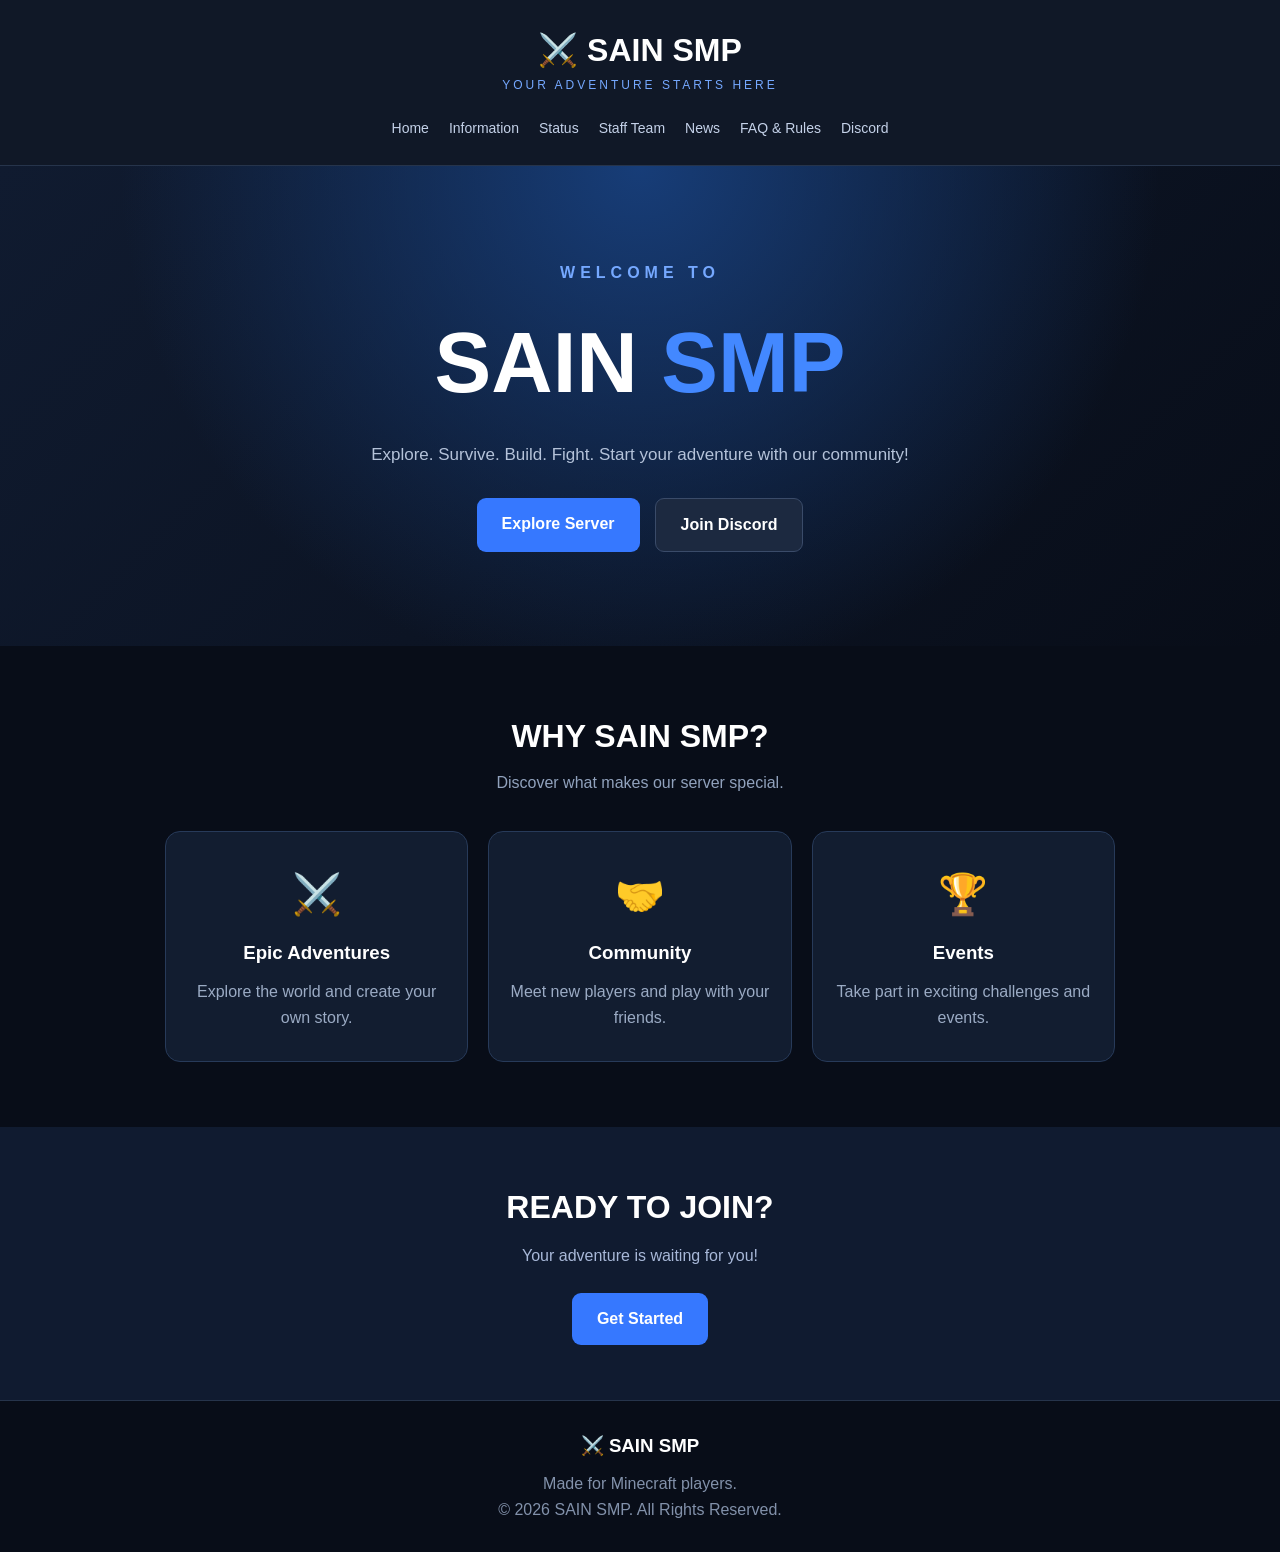
<file: index.html>
<!DOCTYPE html>
<html lang="en">
<head>
  <meta charset="UTF-8">
  <meta name="viewport" content="width=device-width, initial-scale=1.0">
  <title>SAIN SMP | Home</title>
  <link rel="stylesheet" href="style.css">
</head>
<body>

<header class="main-header">
  <h1>⚔️ SAIN SMP</h1>
  <p>YOUR ADVENTURE STARTS HERE</p>

  <nav>
    <a href="index.html">Home</a>
    <a href="Information.html">Information</a>
    <a href="status.html">Status</a>
    <a href="team.html">Staff Team</a>
    <a href="news.html">News</a>
    <a href="faq.html">FAQ & Rules</a>
    <a href="https://discord.gg/uZcuq4xYef">Discord</a>
  </nav>
</header>

<main>

<section class="hero">
  <div class="hero-content">
    <span class="welcome">WELCOME TO</span>
    <h2>SAIN <span>SMP</span></h2>
    <p>
      Explore. Survive. Build. Fight.
      Start your adventure with our community!
    </p>

    <div class="hero-buttons">
      <a href="Information.html" class="primary-btn">Explore Server</a>
      <a href="https://discord.gg/uZcuq4xYef" class="secondary-btn">Join Discord</a>
    </div>
  </div>
</section>

<section class="features">
  <h2>WHY SAIN SMP?</h2>
  <p class="subtitle">Discover what makes our server special.</p>

  <div class="feature-grid">
    <div class="feature-card">
      <div>⚔️</div>
      <h3>Epic Adventures</h3>
      <p>Explore the world and create your own story.</p>
    </div>

    <div class="feature-card">
      <div>🤝</div>
      <h3>Community</h3>
      <p>Meet new players and play with your friends.</p>
    </div>

    <div class="feature-card">
      <div>🏆</div>
      <h3>Events</h3>
      <p>Take part in exciting challenges and events.</p>
    </div>
  </div>
</section>

<section class="join-section">
  <h2>READY TO JOIN?</h2>
  <p>Your adventure is waiting for you!</p>
  <a href="Information.html" class="primary-btn">Get Started</a>
</section>

</main>

<footer>
  <h3>⚔️ SAIN SMP</h3>
  <p>Made for Minecraft players.</p>
  <p>© 2026 SAIN SMP. All Rights Reserved.</p>
</footer>

</body>
</html>
</file>
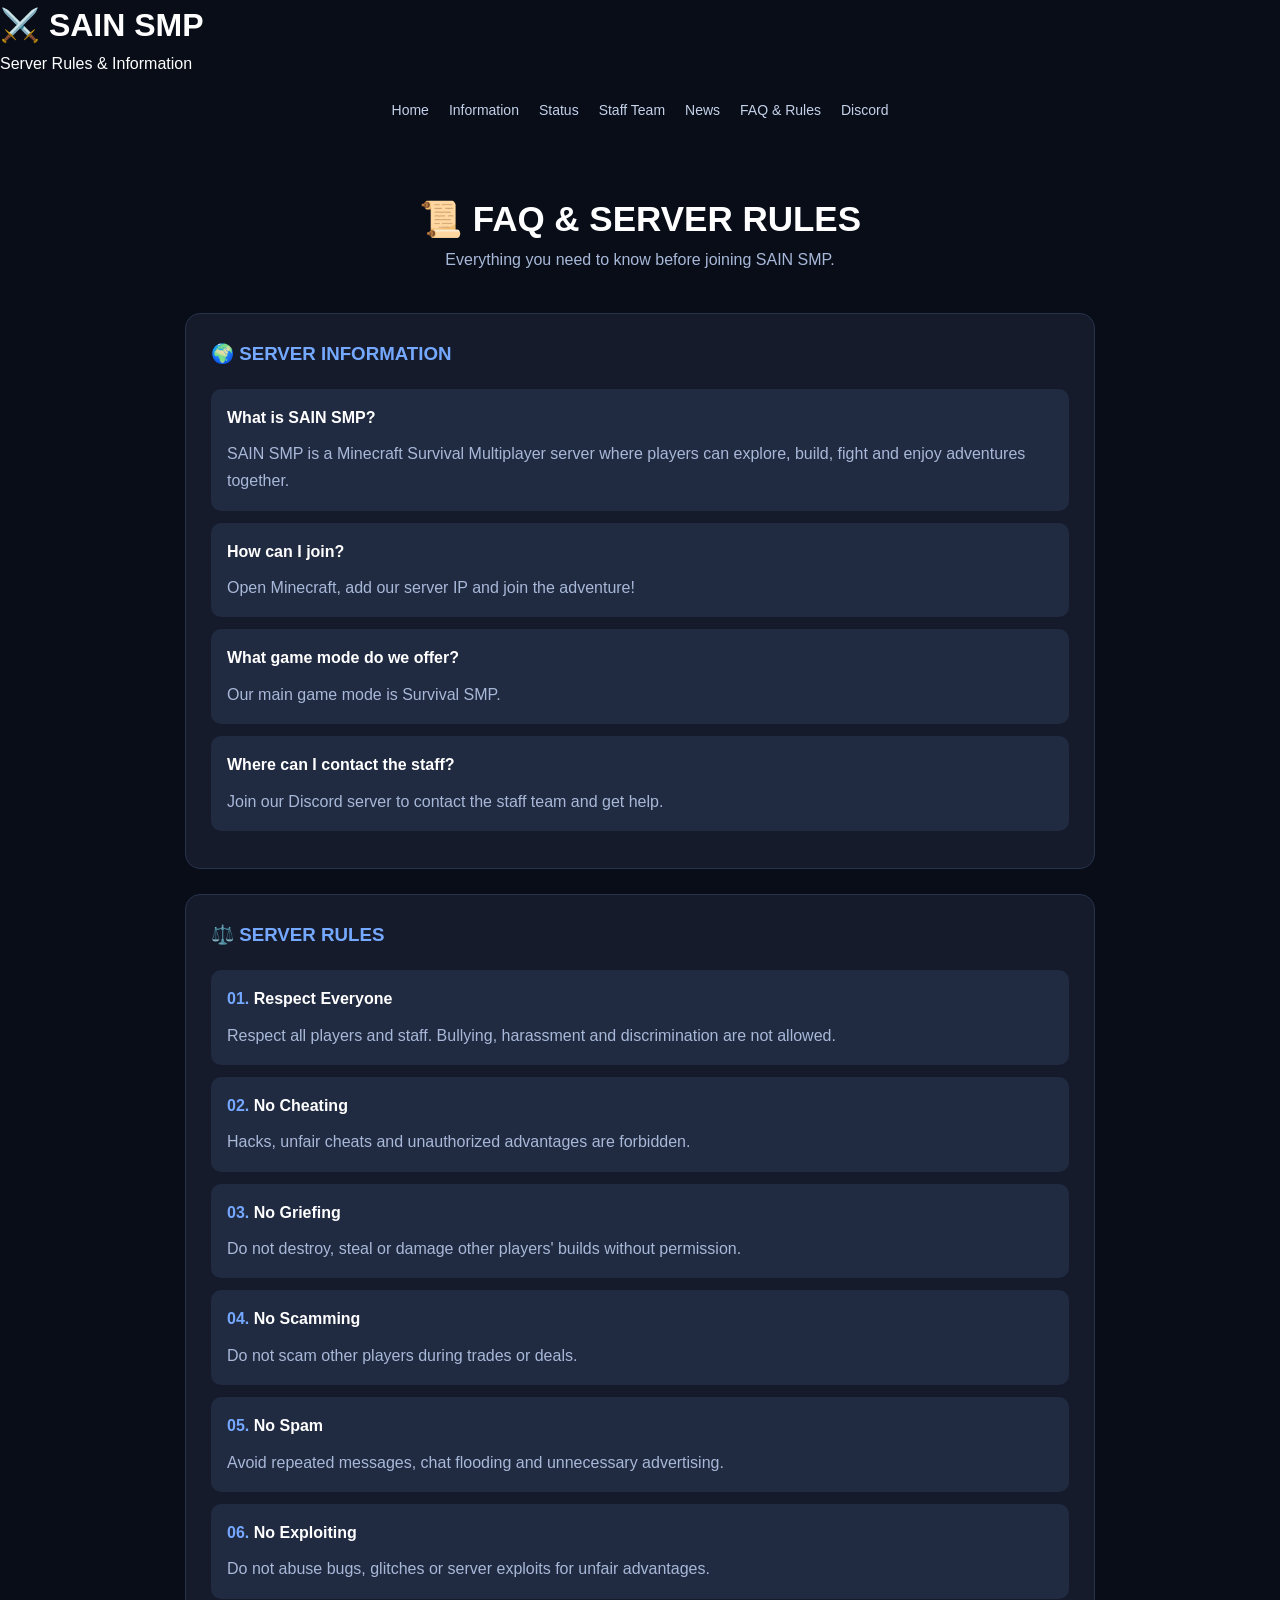
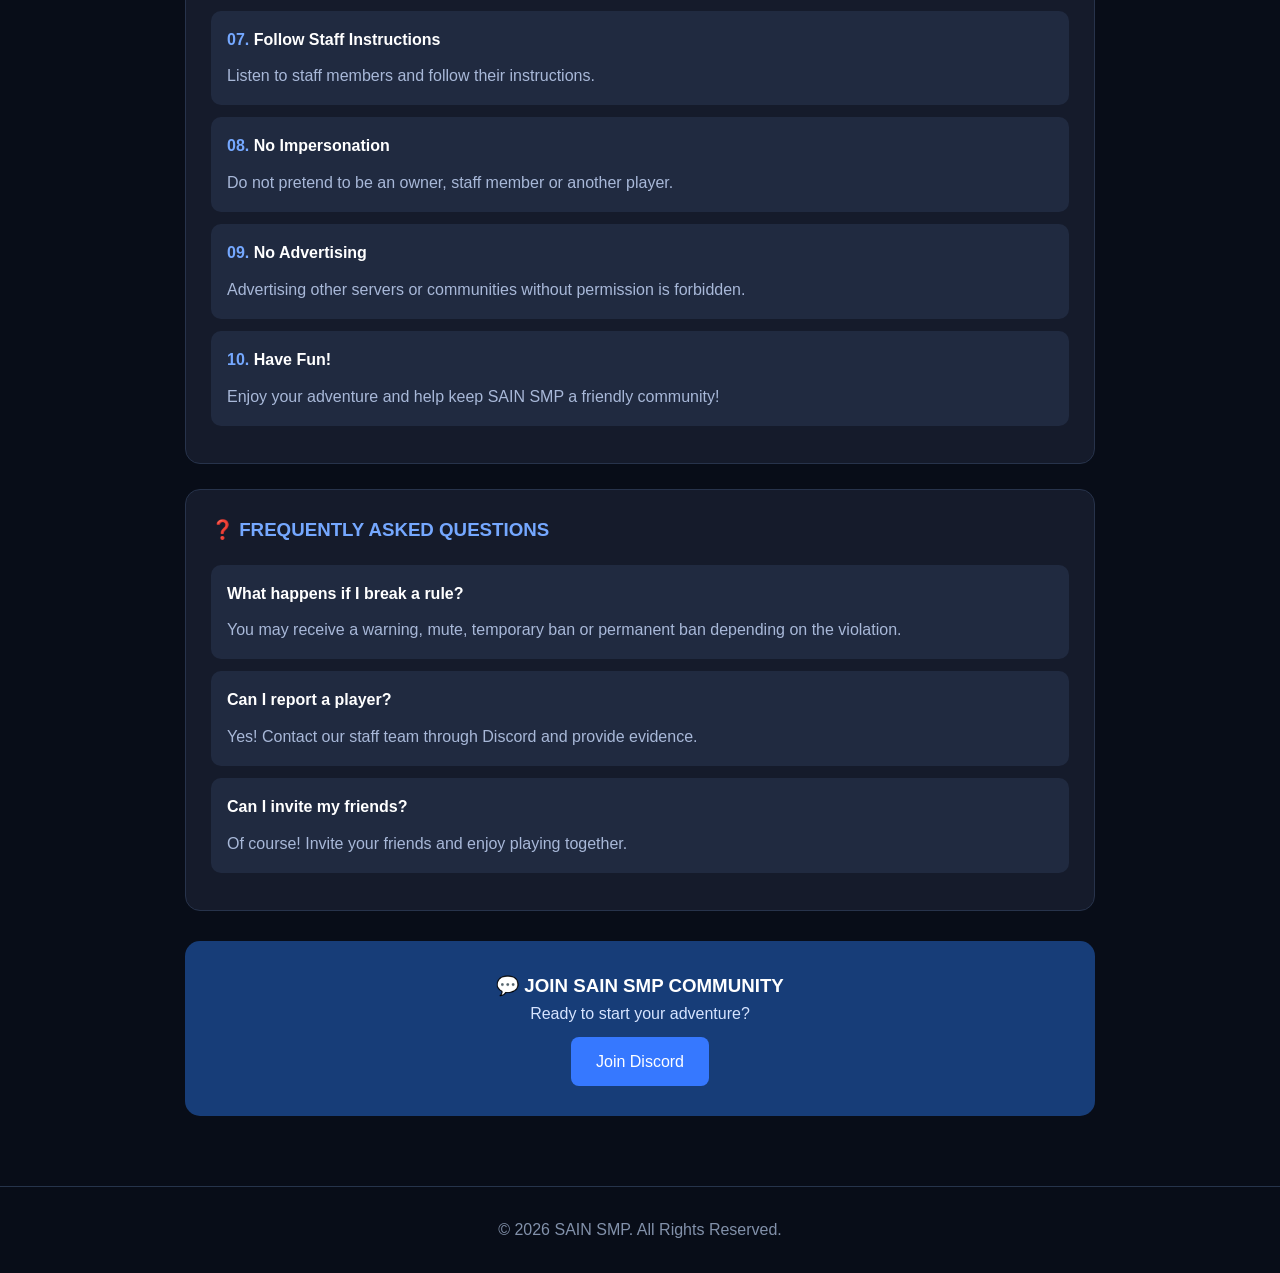
<file: faq.html>
<!DOCTYPE html>
<html lang="en">
<head>
<meta charset="UTF-8">
<meta name="viewport" content="width=device-width, initial-scale=1.0">
<title>SAIN SMP | FAQ & Rules</title>
<link rel="stylesheet" href="style.css">

<style>
.faq-container {
  max-width: 950px;
  margin: 50px auto;
  padding: 20px;
}

.faq-header {
  text-align: center;
  margin-bottom: 40px;
}

.faq-header h2 {
  color: white;
  font-size: 35px;
}

.faq-header p {
  color: #a8b8d8;
}

.faq-section {
  background: #151b2b;
  border: 1px solid #27334b;
  border-radius: 15px;
  padding: 25px;
  margin-bottom: 25px;
}

.faq-section h3 {
  color: #75a8ff;
  margin-bottom: 20px;
}

.faq-item {
  background: #202a40;
  padding: 16px;
  border-radius: 10px;
  margin-bottom: 12px;
}

.faq-item h4 {
  color: white;
  margin: 0 0 10px;
}

.faq-item p {
  color: #a8b8d8;
  line-height: 1.7;
  margin: 0;
}

.rule-number {
  color: #75a8ff;
  font-weight: bold;
}

.join-box {
  text-align: center;
  background: #173d78;
  padding: 30px;
  border-radius: 15px;
  margin-top: 30px;
}

.join-box h3 {
  color: white;
}

.join-box p {
  color: #d6e4ff;
}

.join-box a {
  display: inline-block;
  background: #3678ff;
  color: white;
  padding: 12px 25px;
  border-radius: 8px;
  text-decoration: none;
  margin-top: 10px;
}
</style>
</head>

<body>

<header>
  <h1>⚔️ SAIN SMP</h1>
  <p>Server Rules & Information</p>

  <nav>
    <a href="index.html">Home</a>
    <a href="information.html">Information</a>
    <a href="status.html">Status</a>
    <a href="team.html">Staff Team</a>
    <a href="news.html">News</a>
    <a href="faq.html">FAQ & Rules</a>
    <a href="https://discord.gg/uZcuq4xYef">Discord</a>
  </nav>
</header>

<main class="faq-container">

  <div class="faq-header">
    <h2>📜 FAQ & SERVER RULES</h2>
    <p>Everything you need to know before joining SAIN SMP.</p>
  </div>

  <section class="faq-section">
    <h3>🌍 SERVER INFORMATION</h3>

    <div class="faq-item">
      <h4>What is SAIN SMP?</h4>
      <p>SAIN SMP is a Minecraft Survival Multiplayer server where players can explore, build, fight and enjoy adventures together.</p>
    </div>

    <div class="faq-item">
      <h4>How can I join?</h4>
      <p>Open Minecraft, add our server IP and join the adventure!</p>
    </div>

    <div class="faq-item">
      <h4>What game mode do we offer?</h4>
      <p>Our main game mode is Survival SMP.</p>
    </div>

    <div class="faq-item">
      <h4>Where can I contact the staff?</h4>
      <p>Join our Discord server to contact the staff team and get help.</p>
    </div>
  </section>

  <section class="faq-section">
    <h3>⚖️ SERVER RULES</h3>

    <div class="faq-item">
      <h4><span class="rule-number">01.</span> Respect Everyone</h4>
      <p>Respect all players and staff. Bullying, harassment and discrimination are not allowed.</p>
    </div>

    <div class="faq-item">
      <h4><span class="rule-number">02.</span> No Cheating</h4>
      <p>Hacks, unfair cheats and unauthorized advantages are forbidden.</p>
    </div>

    <div class="faq-item">
      <h4><span class="rule-number">03.</span> No Griefing</h4>
      <p>Do not destroy, steal or damage other players' builds without permission.</p>
    </div>

    <div class="faq-item">
      <h4><span class="rule-number">04.</span> No Scamming</h4>
      <p>Do not scam other players during trades or deals.</p>
    </div>

    <div class="faq-item">
      <h4><span class="rule-number">05.</span> No Spam</h4>
      <p>Avoid repeated messages, chat flooding and unnecessary advertising.</p>
    </div>

    <div class="faq-item">
      <h4><span class="rule-number">06.</span> No Exploiting</h4>
      <p>Do not abuse bugs, glitches or server exploits for unfair advantages.</p>
    </div>

    <div class="faq-item">
      <h4><span class="rule-number">07.</span> Follow Staff Instructions</h4>
      <p>Listen to staff members and follow their instructions.</p>
    </div>

    <div class="faq-item">
      <h4><span class="rule-number">08.</span> No Impersonation</h4>
      <p>Do not pretend to be an owner, staff member or another player.</p>
    </div>

    <div class="faq-item">
      <h4><span class="rule-number">09.</span> No Advertising</h4>
      <p>Advertising other servers or communities without permission is forbidden.</p>
    </div>

    <div class="faq-item">
      <h4><span class="rule-number">10.</span> Have Fun!</h4>
      <p>Enjoy your adventure and help keep SAIN SMP a friendly community!</p>
    </div>
  </section>

  <section class="faq-section">
    <h3>❓ FREQUENTLY ASKED QUESTIONS</h3>

    <div class="faq-item">
      <h4>What happens if I break a rule?</h4>
      <p>You may receive a warning, mute, temporary ban or permanent ban depending on the violation.</p>
    </div>

    <div class="faq-item">
      <h4>Can I report a player?</h4>
      <p>Yes! Contact our staff team through Discord and provide evidence.</p>
    </div>

    <div class="faq-item">
      <h4>Can I invite my friends?</h4>
      <p>Of course! Invite your friends and enjoy playing together.</p>
    </div>
  </section>

  <div class="join-box">
    <h3>💬 JOIN SAIN SMP COMMUNITY</h3>
    <p>Ready to start your adventure?</p>
    <a href="https://discord.gg/uZcuq4xYef">Join Discord</a>
  </div>

</main>

<footer style="text-align:center;padding:30px;color:#8291aa;">
  © 2026 SAIN SMP. All Rights Reserved.
</footer>

</body>
</html>
</file>
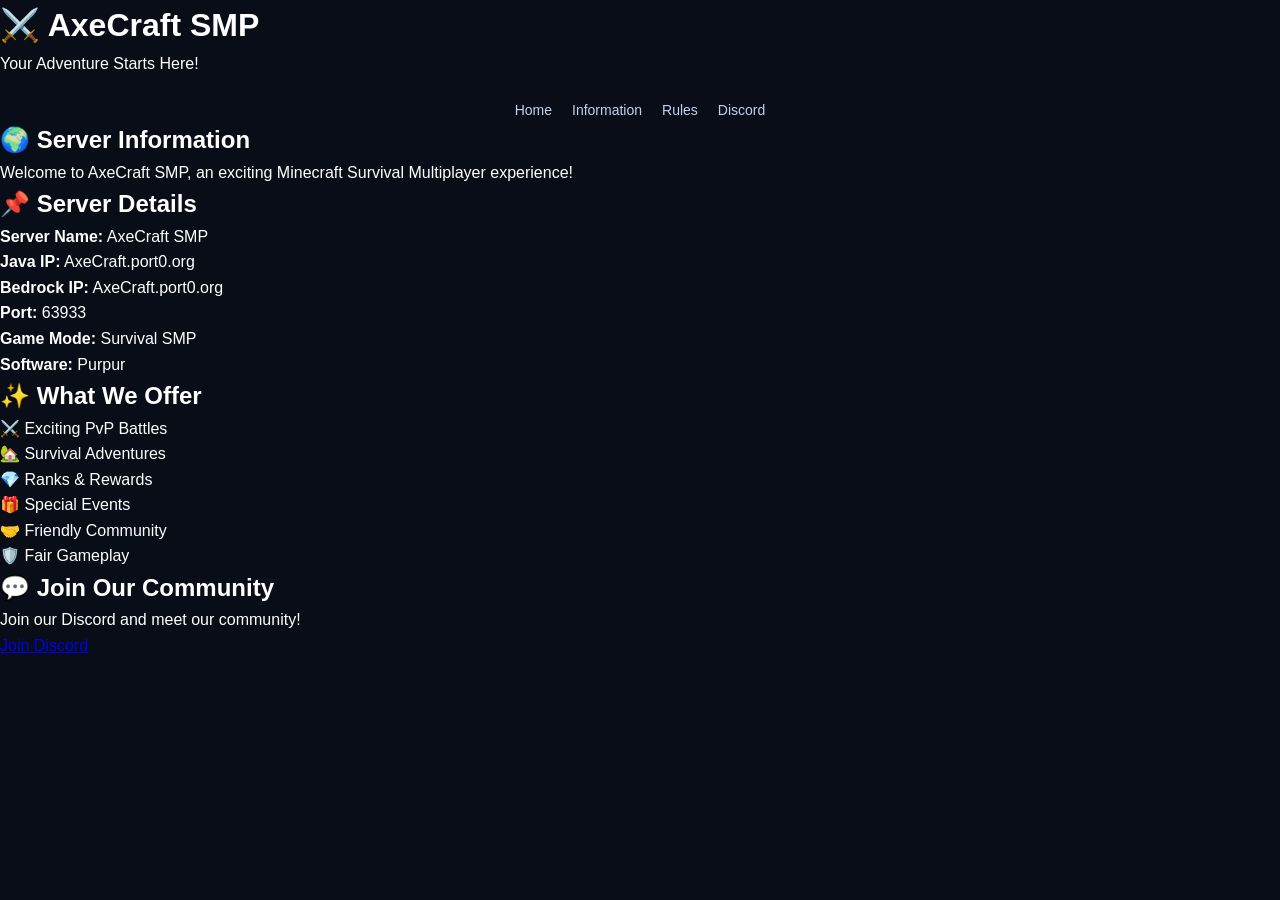
<file: Information.html>
<!DOCTYPE html>
<html lang="en">
<head>
  <meta charset="UTF-8">
  <meta name="viewport" content="width=device-width, initial-scale=1.0">
  <title>AxeCraft SMP | Information</title>
  <link rel="stylesheet" href="style.css">
</head>
<body>

  <header>
    <h1>⚔️ AxeCraft SMP</h1>
    <p>Your Adventure Starts Here!</p>
    <nav>
      <a href="index.html">Home</a>
      <a href="information.html">Information</a>
      <a href="rules.html">Rules</a>
      <a href="https://discord.gg/uZcuq4xYef">Discord</a>
    </nav>
  </header>

  <main>
    <h2>🌍 Server Information</h2>
    <p>Welcome to AxeCraft SMP, an exciting Minecraft Survival Multiplayer experience!</p>

    <h2>📌 Server Details</h2>
    <p><b>Server Name:</b> AxeCraft SMP</p>
    <p><b>Java IP:</b> AxeCraft.port0.org</p>
    <p><b>Bedrock IP:</b> AxeCraft.port0.org</p>
    <p><b>Port:</b> 63933</p>
    <p><b>Game Mode:</b> Survival SMP</p>
    <p><b>Software:</b> Purpur</p>

    <h2>✨ What We Offer</h2>
    <p>⚔️ Exciting PvP Battles</p>
    <p>🏡 Survival Adventures</p>
    <p>💎 Ranks & Rewards</p>
    <p>🎁 Special Events</p>
    <p>🤝 Friendly Community</p>
    <p>🛡️ Fair Gameplay</p>

    <h2>💬 Join Our Community</h2>
    <p>Join our Discord and meet our community!</p>
    <a href="https://discord.gg/uZcuq4xYef">Join Discord</a>
  </main>

</body>
</html>
</file>
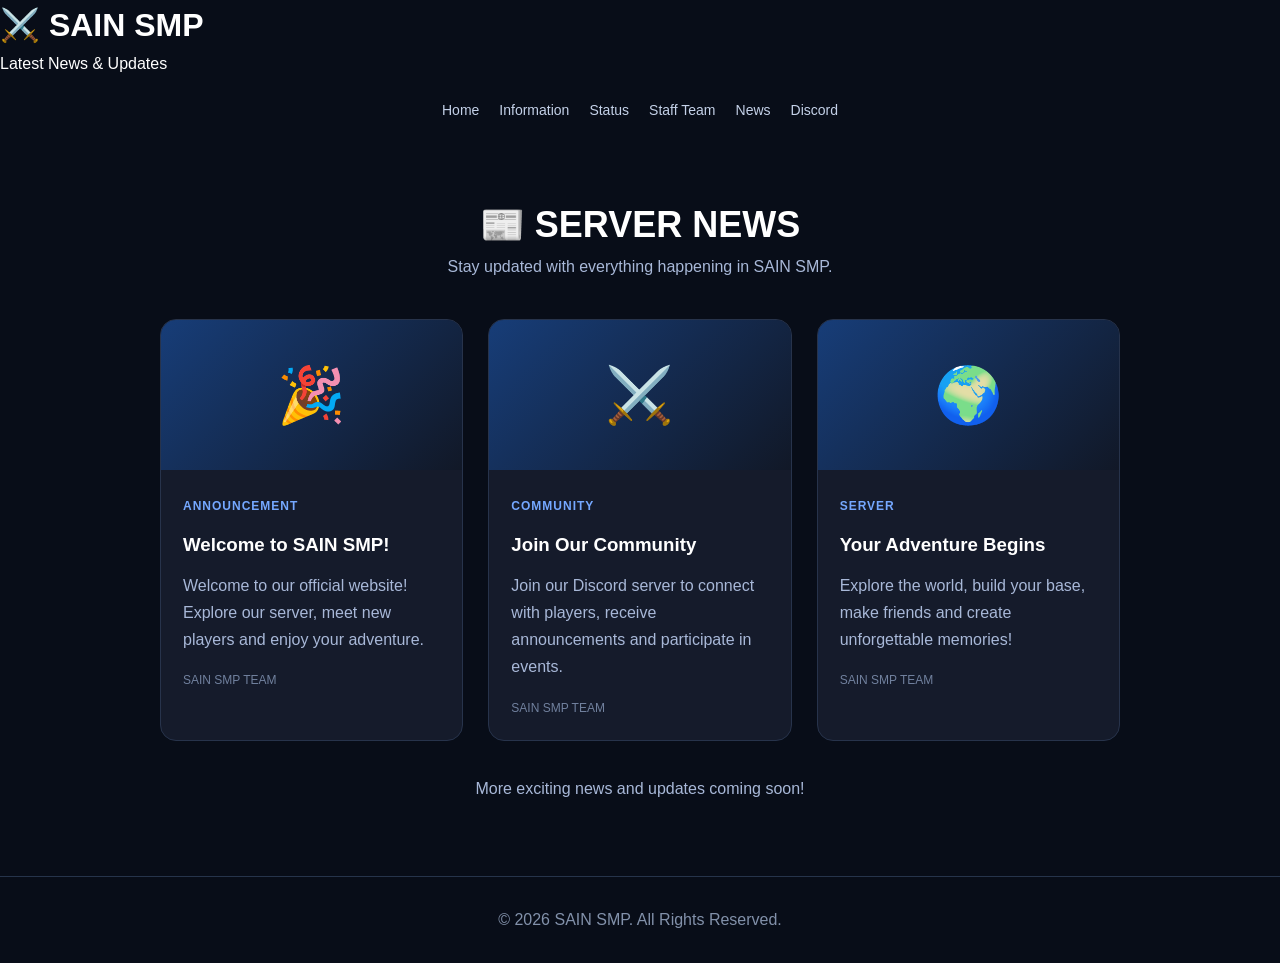
<file: news.html>
<!DOCTYPE html>
<html lang="en">
<head>
  <meta charset="UTF-8">
  <meta name="viewport" content="width=device-width, initial-scale=1.0">
  <title>SAIN SMP | News</title>
  <link rel="stylesheet" href="style.css">

  <style>
    .news-container {
      max-width: 1000px;
      margin: 55px auto;
      padding: 20px;
    }

    .news-heading {
      text-align: center;
      margin-bottom: 40px;
    }

    .news-heading h2 {
      font-size: 36px;
      color: white;
    }

    .news-heading p {
      color: #a8b8d8;
    }

    .news-grid {
      display: grid;
      grid-template-columns: repeat(auto-fit, minmax(260px, 1fr));
      gap: 25px;
    }

    .news-card {
      background: #151b2b;
      border: 1px solid #27334b;
      border-radius: 16px;
      overflow: hidden;
      transition: 0.3s;
    }

    .news-card:hover {
      transform: translateY(-7px);
      border-color: #3678ff;
    }

    .news-banner {
      height: 150px;
      background: linear-gradient(135deg, #173d78, #111827);
      display: flex;
      justify-content: center;
      align-items: center;
      font-size: 55px;
    }

    .news-content {
      padding: 22px;
    }

    .news-tag {
      color: #75a8ff;
      font-size: 12px;
      font-weight: bold;
      letter-spacing: 1px;
    }

    .news-content h3 {
      color: white;
      margin: 12px 0;
    }

    .news-content p {
      color: #a8b8d8;
      line-height: 1.7;
    }

    .news-date {
      color: #71819e;
      font-size: 12px;
      margin-top: 18px;
    }

    .news-empty {
      color: #a8b8d8;
      text-align: center;
      margin-top: 35px;
    }
  </style>
</head>

<body>

<header>
  <h1>⚔️ SAIN SMP</h1>
  <p>Latest News & Updates</p>

  <nav>
    <a href="index.html">Home</a>
    <a href="information.html">Information</a>
    <a href="status.html">Status</a>
    <a href="team.html">Staff Team</a>
    <a href="news.html">News</a>
    <a href="https://discord.gg/uZcuq4xYef">Discord</a>
  </nav>
</header>

<main class="news-container">

  <div class="news-heading">
    <h2>📰 SERVER NEWS</h2>
    <p>Stay updated with everything happening in SAIN SMP.</p>
  </div>

  <div class="news-grid">

    <article class="news-card">
      <div class="news-banner">🎉</div>
      <div class="news-content">
        <span class="news-tag">ANNOUNCEMENT</span>
        <h3>Welcome to SAIN SMP!</h3>
        <p>Welcome to our official website! Explore our server, meet new players and enjoy your adventure.</p>
        <div class="news-date">SAIN SMP TEAM</div>
      </div>
    </article>

    <article class="news-card">
      <div class="news-banner">⚔️</div>
      <div class="news-content">
        <span class="news-tag">COMMUNITY</span>
        <h3>Join Our Community</h3>
        <p>Join our Discord server to connect with players, receive announcements and participate in events.</p>
        <div class="news-date">SAIN SMP TEAM</div>
      </div>
    </article>

    <article class="news-card">
      <div class="news-banner">🌍</div>
      <div class="news-content">
        <span class="news-tag">SERVER</span>
        <h3>Your Adventure Begins</h3>
        <p>Explore the world, build your base, make friends and create unforgettable memories!</p>
        <div class="news-date">SAIN SMP TEAM</div>
      </div>
    </article>

  </div>

  <p class="news-empty">
    More exciting news and updates coming soon!
  </p>

</main>

<footer style="text-align:center; padding:30px; color:#8291aa;">
  © 2026 SAIN SMP. All Rights Reserved.
</footer>

</body>
</html>
</file>
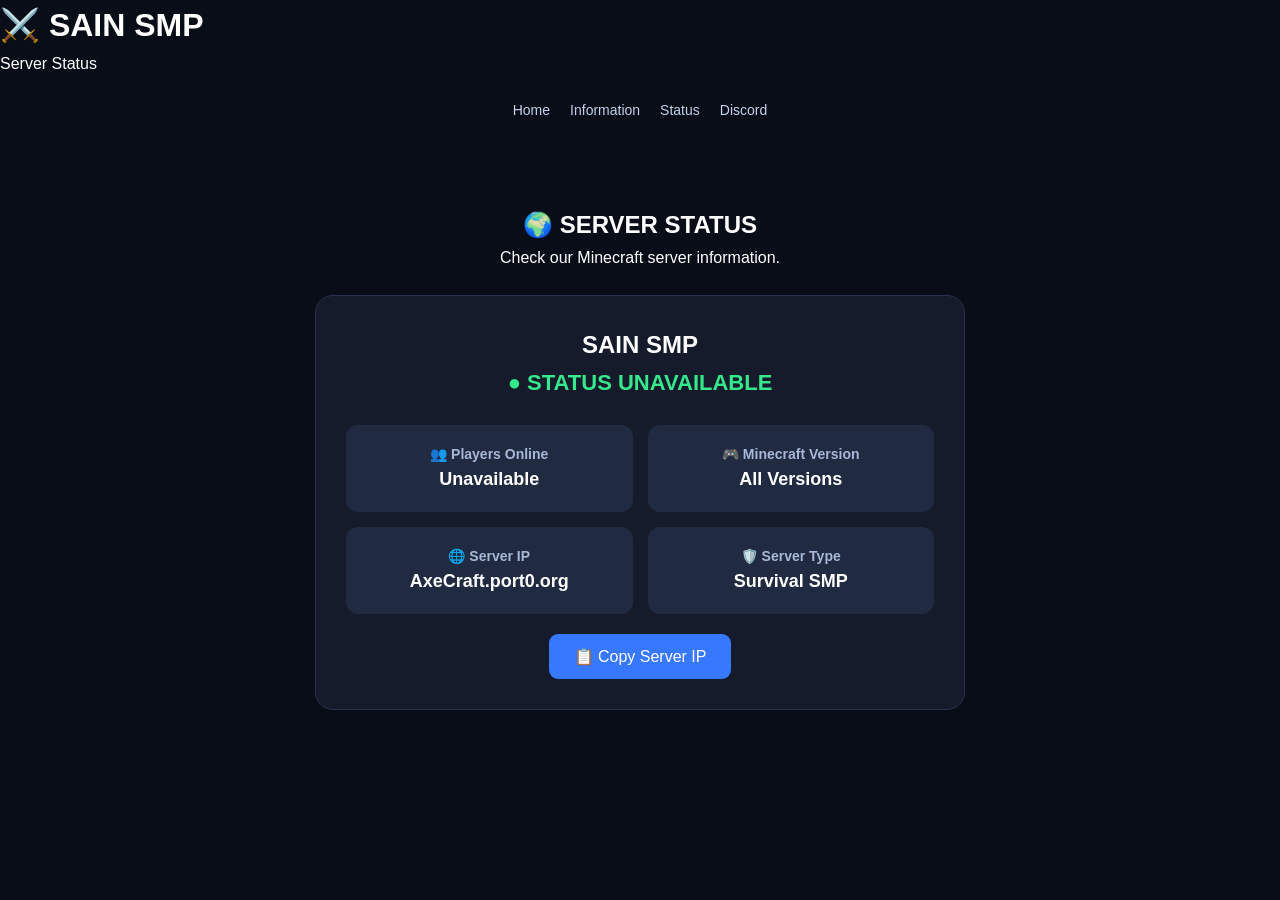
<file: status.html>
<!DOCTYPE html>
<html lang="en">
<head>
  <meta charset="UTF-8">
  <meta name="viewport" content="width=device-width, initial-scale=1.0">
  <title>SAIN SMP | Server Status</title>
  <link rel="stylesheet" href="style.css">
  <style>
    .status-container {
      max-width: 700px;
      margin: 60px auto;
      padding: 25px;
      text-align: center;
    }

    .status-card {
      background: #151b2b;
      border: 1px solid #27334b;
      border-radius: 18px;
      padding: 30px;
      margin-top: 25px;
    }

    .online {
      color: #35e88b;
      font-size: 22px;
      font-weight: bold;
    }

    .status-info {
      display: grid;
      grid-template-columns: 1fr 1fr;
      gap: 15px;
      margin-top: 25px;
    }

    .info-box {
      background: #202a40;
      padding: 18px;
      border-radius: 12px;
    }

    .info-box h3 {
      color: #a8b8d8;
      font-size: 14px;
    }

    .info-box p {
      color: white;
      font-size: 18px;
      font-weight: bold;
    }

    .copy-btn {
      background: #3678ff;
      color: white;
      border: none;
      padding: 13px 25px;
      border-radius: 9px;
      cursor: pointer;
      margin-top: 20px;
      font-size: 16px;
    }

    @media(max-width: 500px) {
      .status-info {
        grid-template-columns: 1fr;
      }
    }
  </style>
</head>

<body>

<header>
  <h1>⚔️ SAIN SMP</h1>
  <p>Server Status</p>
  <nav>
    <a href="index.html">Home</a>
    <a href="information.html">Information</a>
    <a href="status.html">Status</a>
    <a href="https://discord.gg/uZcuq4xYef">Discord</a>
  </nav>
</header>

<main class="status-container">

  <h2>🌍 SERVER STATUS</h2>
  <p>Check our Minecraft server information.</p>

  <div class="status-card">

    <h2>SAIN SMP</h2>
    <p class="online">● ONLINE</p>

    <div class="status-info">

      <div class="info-box">
        <h3>👥 Players Online</h3>
        <p id="players">Loading...</p>
      </div>

      <div class="info-box">
        <h3>🎮 Minecraft Version</h3>
        <p>All Versions</p>
      </div>

      <div class="info-box">
        <h3>🌐 Server IP</h3>
        <p id="serverIP">AxeCraft.port0.org</p>
      </div>

      <div class="info-box">
        <h3>🛡️ Server Type</h3>
        <p>Survival SMP</p>
      </div>

    </div>

    <button class="copy-btn" onclick="copyIP()">
      📋 Copy Server IP
    </button>

    <p id="message"></p>

  </div>

</main>

<script>
const ip = "AxeCraft.port0.org";

async function getStatus() {
  try {
    const response = await fetch(
      "https://api.mcsrvstat.us/3/" + ip
    );
    const data = await response.json();

    document.querySelector(".online").textContent =
      data.online ? "● ONLINE" : "● OFFLINE";

    document.querySelector(".online").style.color =
      data.online ? "#35e88b" : "#ff5555";

    document.getElementById("players").textContent =
      data.online ? data.players.online + " / " +
      data.players.max : "0 / 0";

  } catch (error) {
    document.querySelector(".online").textContent =
      "● STATUS UNAVAILABLE";
    document.getElementById("players").textContent =
      "Unavailable";
  }
}

function copyIP() {
  navigator.clipboard.writeText(ip);
  document.getElementById("message").textContent =
    "✅ Server IP copied!";
}

getStatus();
setInterval(getStatus, 30000);
</script>

</body>
</html>
</file>
<file: style.css>
* {
  margin: 0;
  padding: 0;
  box-sizing: border-box;
}

body {
  font-family: Arial, sans-serif;
  background: #080d18;
  color: white;
  line-height: 1.6;
}

.main-header {
  background: #101827;
  text-align: center;
  padding: 25px 15px;
  border-bottom: 1px solid #26344b;
}

.main-header h1 {
  font-size: 32px;
  color: #ffffff;
}

.main-header p {
  color: #75a8ff;
  letter-spacing: 3px;
  font-size: 12px;
}

nav {
  display: flex;
  justify-content: center;
  flex-wrap: wrap;
  gap: 20px;
  margin-top: 22px;
}

nav a {
  color: #c4d1e8;
  text-decoration: none;
  font-size: 14px;
  transition: 0.3s;
}

nav a:hover {
  color: #4388ff;
}

.hero {
  min-height: 480px;
  display: flex;
  justify-content: center;
  align-items: center;
  text-align: center;
  padding: 50px 20px;
  background:
    radial-gradient(circle at top, #173d78, transparent 65%),
    linear-gradient(135deg, #101b30, #080d18);
}

.hero-content {
  max-width: 700px;
}

.welcome {
  color: #75a8ff;
  letter-spacing: 5px;
  font-weight: bold;
}

.hero h2 {
  font-size: clamp(55px, 10vw, 85px);
  font-weight: 900;
  margin: 10px 0;
}

.hero h2 span {
  color: #4388ff;
}

.hero p {
  color: #b4c2d9;
  font-size: 17px;
  margin-bottom: 30px;
}

.hero-buttons {
  display: flex;
  justify-content: center;
  flex-wrap: wrap;
  gap: 15px;
}

.primary-btn,
.secondary-btn {
  display: inline-block;
  padding: 13px 25px;
  border-radius: 9px;
  text-decoration: none;
  font-weight: bold;
  transition: 0.3s;
}

.primary-btn {
  background: #3678ff;
  color: white;
}

.secondary-btn {
  background: #1c2940;
  color: white;
  border: 1px solid #3a4b69;
}

.primary-btn:hover,
.secondary-btn:hover {
  transform: translateY(-4px);
  opacity: 0.85;
}

.features {
  text-align: center;
  padding: 65px 20px;
}

.features h2,
.join-section h2 {
  font-size: 32px;
}

.subtitle {
  color: #91a2bd;
  margin-top: 8px;
}

.feature-grid {
  max-width: 950px;
  margin: 35px auto 0;
  display: grid;
  grid-template-columns: repeat(auto-fit, minmax(220px, 1fr));
  gap: 20px;
}

.feature-card {
  background: #121d30;
  border: 1px solid #273a59;
  padding: 30px 20px;
  border-radius: 15px;
  transition: 0.3s;
}

.feature-card:hover {
  transform: translateY(-7px);
  border-color: #4388ff;
}

.feature-card div {
  font-size: 40px;
}

.feature-card h3 {
  margin: 12px 0;
}

.feature-card p {
  color: #9babc4;
}

.join-section {
  text-align: center;
  padding: 55px 20px;
  background: #101b30;
}

.join-section p {
  color: #a8b8d8;
  margin: 10px 0 25px;
}

footer {
  background: #080d18;
  text-align: center;
  padding: 30px 15px;
  border-top: 1px solid #26344b;
  color: #8291aa;
}

footer h3 {
  color: white;
  margin-bottom: 10px;
}

@media(max-width: 600px) {
  nav {
    gap: 13px;
  }

  nav a {
    font-size: 13px;
  }

  .hero {
    min-height: 420px;
  }

  .features h2,
  .join-section h2 {
    font-size: 26px;
  }
}
</file>
